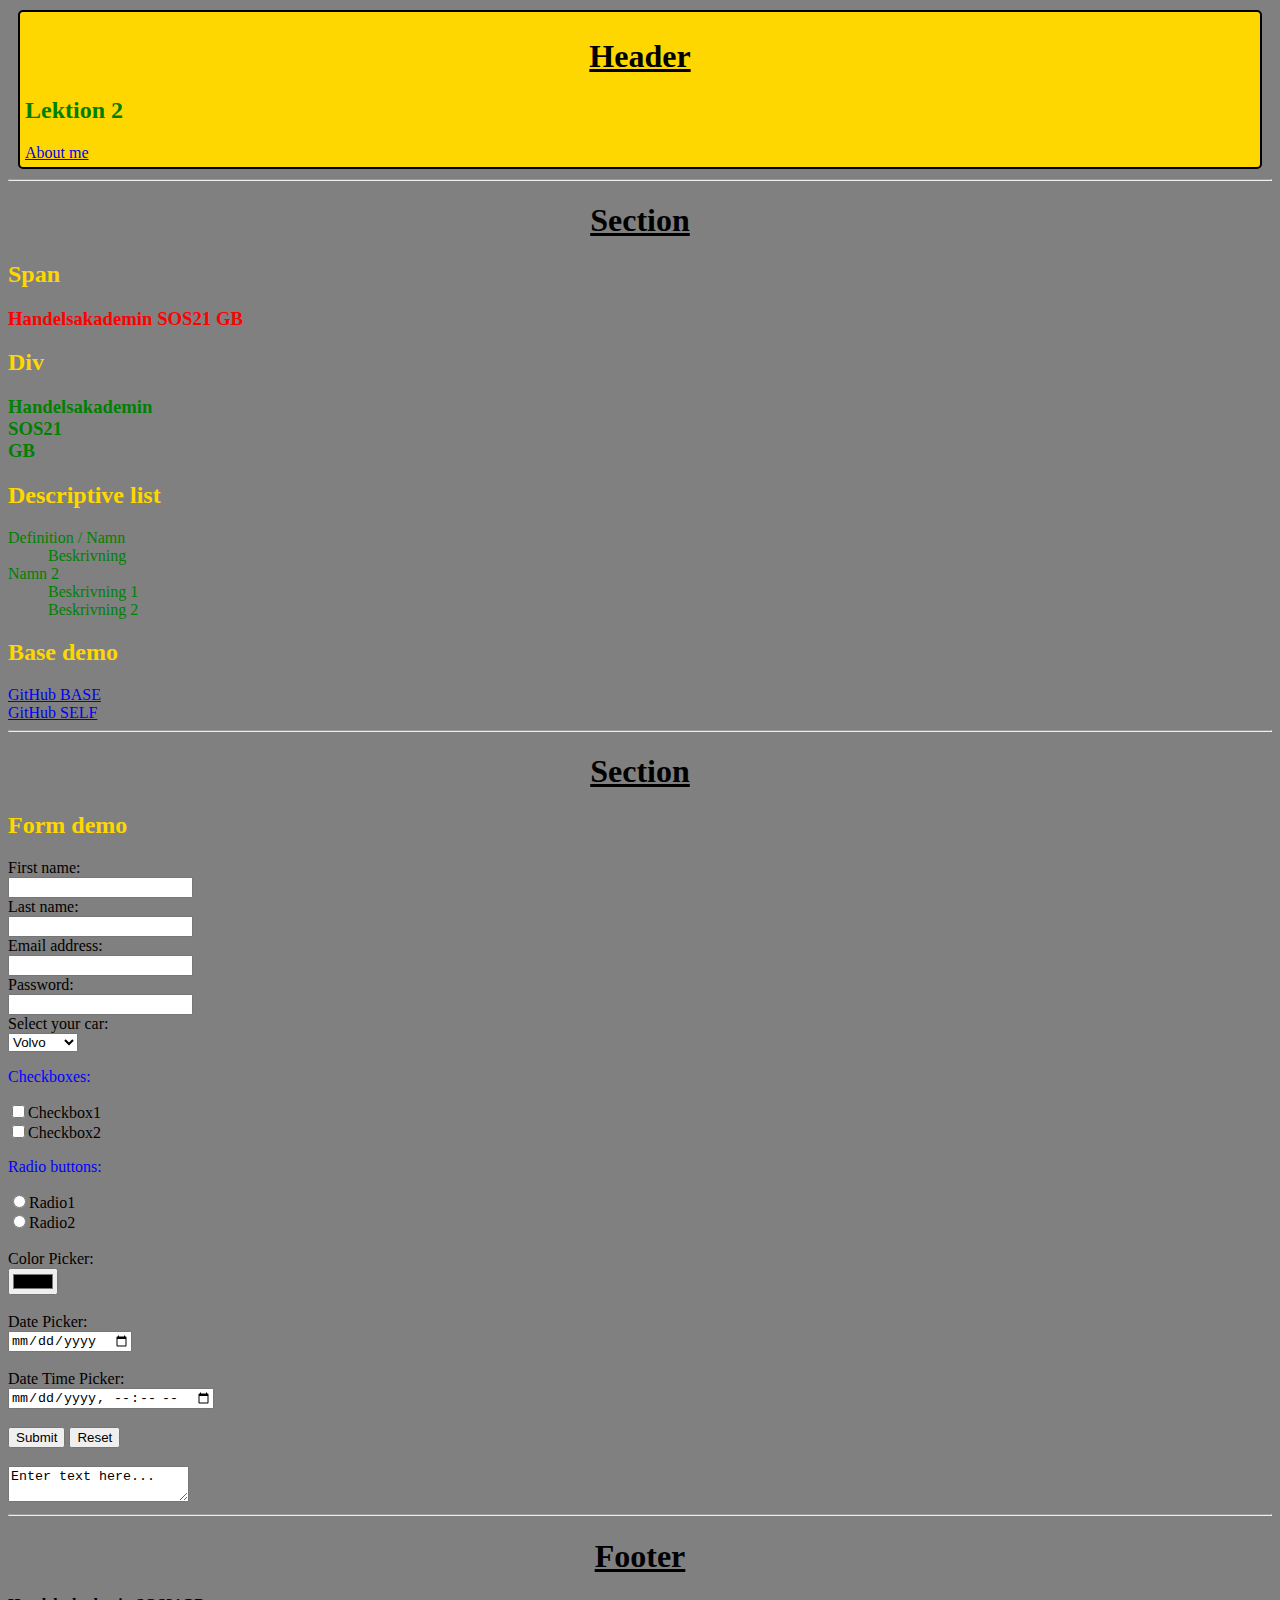
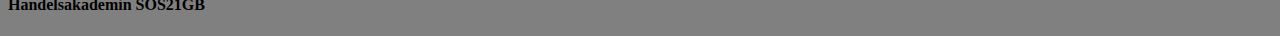
<file: Webbapplikationer/Lektion 2/index.html>
<!DOCTYPE html>
<html lang="en">
  <head>
    <!-- Titel på dokumentet - syns på fliken i webbläsaren. -->
    <title>Lektion 2</title>
    <!-- Länkar in en separat css-fil -->
    <link rel="stylesheet" type="text/css" href="./css/styles.css" />
    <!-- Alla länkar inleds med https://github.com/ -->
    <!-- <base href="https://github.com/" target="_blank" /> -->
  </head>
  <body>
    <!-- Header -->
    <header>
      <h1 id="description">Header</h1>
      <!-- h2 med formattering enligt mainHeader i CSS -->
      <h2 class="mainHeader">Lektion 2</h2>

      <!-- nav = navigationbar -->
      <nav>
        <!-- Länk till dokumentet about.html -->
        <a href="about.html">About me</a>
      </nav>
    </header>
    <hr />
    <!-- Sektion -->
    <section class="mainHeader">
      <h1 id="description">Section</h1>
      <h2>Span</h2>
      <h3 id="title">
        Handelsakademin
        <span>SOS21</span>
        GB
      </h3>
      <h2>Div</h2>
      <h3>
        Handelsakademin
        <div>SOS21</div>
        GB
      </h3>
      <!-- Beskrivande lista -->
      <h2>Descriptive list</h2>
      <dl>
        <dt>Definition / Namn</dt>
        <dd>Beskrivning</dd>
        <dt>Namn 2</dt>
        <dd>Beskrivning 1</dd>
        <dd>Beskrivning 2</dd>
      </dl>
      <h2>Base demo</h2>
      <a href="BubbaJJ/SOS21GB">GitHub BASE</a><br />
      <!-- Override base with href & target. -->
      <a href="http://github.com" target="_self">GitHub SELF</a>
    </section>
    <hr />

    <!-- Sektion -->
    <section>
      <h1 id="description">Section</h1>
      <h2>Form demo</h2>
      <!-- Formulär -->
      <form name="registration">
        <!-- Vanliga textrutor. -->
        <label for="firstName">First name:</label><br />
        <input type="text" name="firstName" /><br />
        <label for="lastName">Last name:</label><br />
        <input type="text" name="lastName" /><br />

        <!-- email validerar att adressen är i korrekt format. -->
        <label for="emailAddress">Email address:</label><br />
        <input type="email" name="emailAddress" /><br />

        <!-- password döljer tecken vid inmatning. -->
        <label for="password">Password:</label><br />
        <input type="password" name="password" /><br />

        <!-- select = dropdown lista. -->
        <label for="cars">Select your car:</label><br />
        <select name="cars">
          <!-- Gruppering av alternativen -->
          <optgroup label="Svenska bilar">
            <option value="Volvo">Volvo</option>
            <option value="Saab">Saab</option>
          </optgroup>
          <optgroup label="Övrigt">
            <option value="Ford">Ford</option>
          </optgroup>
        </select>

        <!-- Kryssrutor - Går att välja flera. -->
        <p>Checkboxes:</p>
        <input type="checkbox" name="checkbox1" />Checkbox1<br />
        <input type="checkbox" name="checkbox2" />Checkbox2

        <!-- Radioknappar - Går att välja en. -->
        <p>Radio buttons:</p>
        <input type="radio" name="radio" />Radio1<br />
        <input type="radio" name="radio" />Radio2<br />
        <br />

        <!-- Färgväljare. -->
        <label for="color">Color Picker:</label><br />
        <input type="color" name="color" /><br />
        <br />

        <!-- Datumväljare (endast datum). -->
        <label for="Date">Date Picker:</label><br />
        <input type="Date" name="date" /><br />
        <br />

        <!-- Datumväljare (datum och tid). -->
        <label for="datetime">Date Time Picker:</label><br />
        <input type="datetime-local" name="datetime" /><br />
        <br />

        <!-- Knapp för att skicka in datan från formuläret. -->
        <input type="submit" value="Submit" />

        <!-- Knapp för att nollställa datan i formuläret. -->
        <input type="reset" value="Reset" />
      </form>
      <br />
      <!-- textarea = större textruta. -->
      <textarea name="comment" form="registration">Enter text here...</textarea>
    </section>
    <hr />
    <!-- Footer -->
    <footer>
      <h1 id="description">Footer</h1>
      <h4>Handelsakademin SOS21GB</h4>
    </footer>
  </body>
</html>
</file>
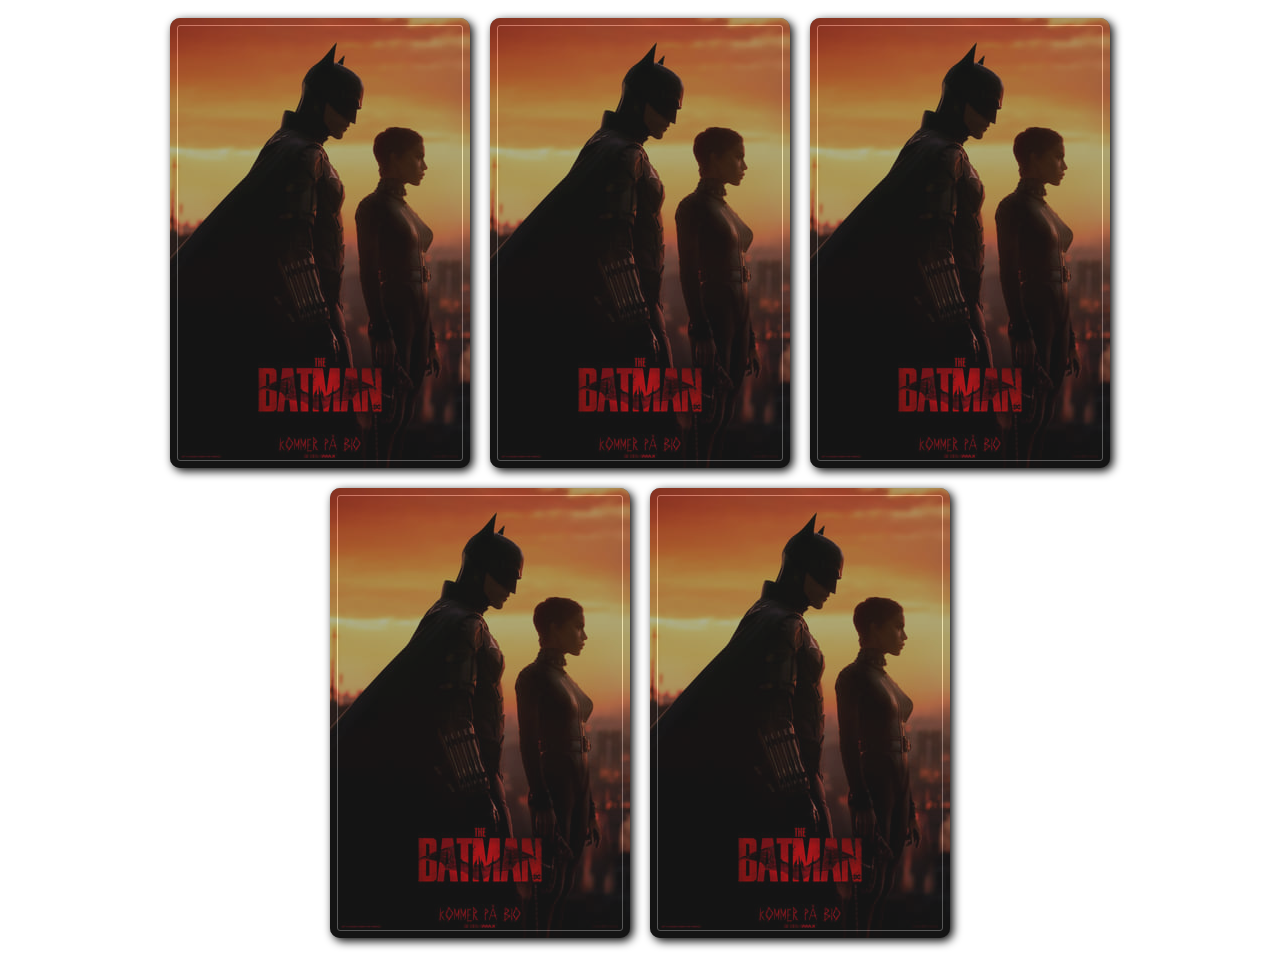
<file: Webbapplikationer/Lektion 3 plus/index.html>
<!DOCTYPE html>
<html>
  <head>
    <title>Lektion 3+</title>
    <link rel="stylesheet" type="text/css" href="./css/styling.css" />
    <meta name="viewport" content="width=device-width, initial-scale=1.0" />
  </head>
  <body>
    <div class="card-container">
      <div class="card">
        <img src="./img/Batman.jpg" alt="Batman" class="card-image" />
        <div class="card-info"><h3>BATMAN</h3></div>
      </div>
      <div class="card">
        <img src="./img/Batman.jpg" alt="Batman" class="card-image" />
        <div class="card-info"><h3>BATMAN</h3></div>
      </div>
      <div class="card">
        <img src="./img/Batman.jpg" alt="Batman" class="card-image" />
        <div class="card-info"><h3>BATMAN</h3></div>
      </div>
      <div class="card">
        <img src="./img/Batman.jpg" alt="Batman" class="card-image" />
        <div class="card-info"><h3>BATMAN</h3></div>
      </div>
      <div class="card">
        <img src="./img/Batman.jpg" alt="Batman" class="card-image" />
        <div class="card-info"><h3>BATMAN</h3></div>
      </div>
    </div>
  </body>
</html>
</file>
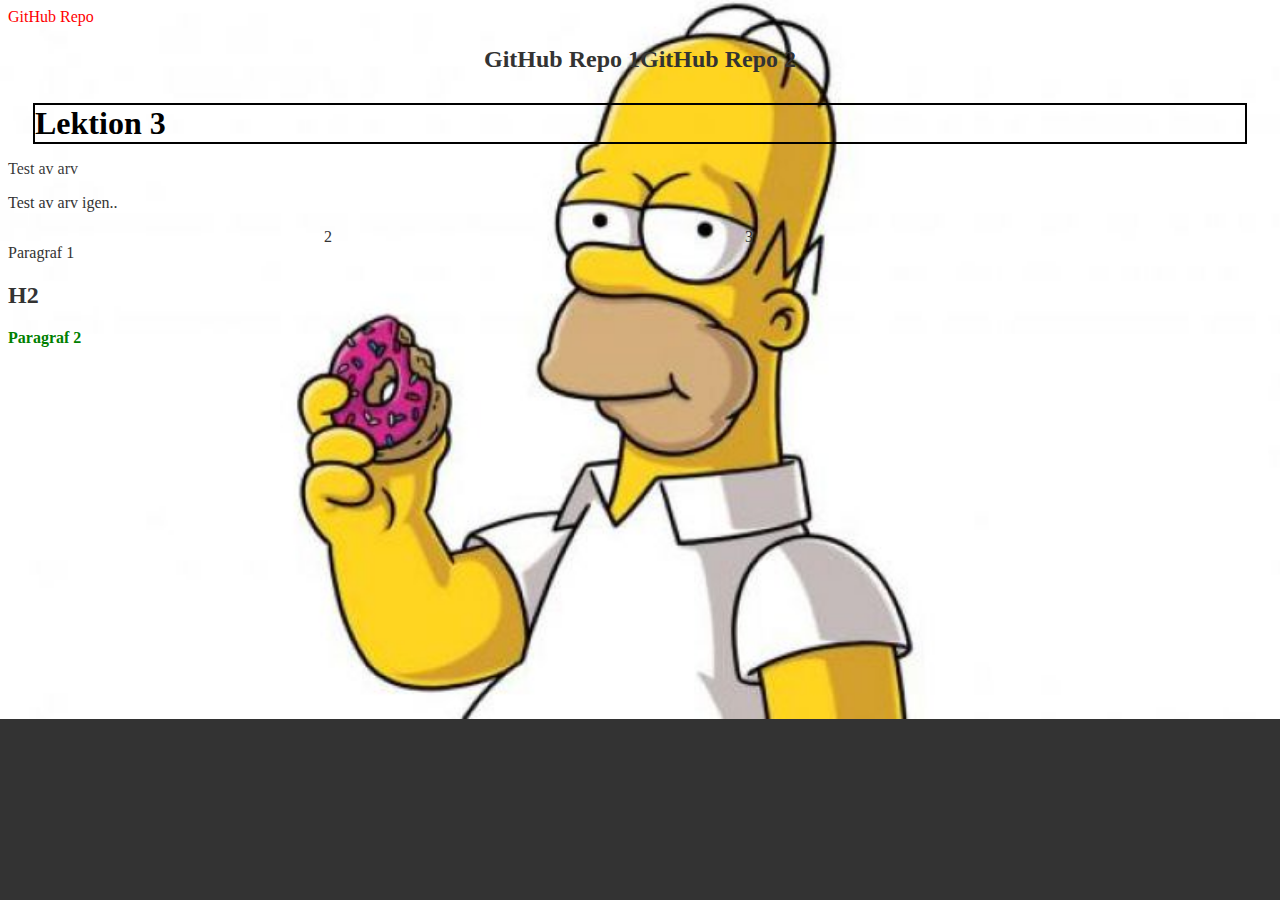
<file: Webbapplikationer/Lektion 3/index.html>
<!DOCTYPE html>
<html>
  <head>
    <link rel="stylesheet" type="text/css" href="./css/style.css" />
  </head>
  <body>
    <a href="http://github.com/BubbaJJ" target="_blank">GitHub Repo</a>
    <div class="container">
      <h2>GitHub Repo 1</h2>
      <h2>GitHub Repo 2</h2>
    </div>
    <div class="colorChange">
      <h1 class="title">Lektion 3</h1>
      <p>Test av arv</p>
    </div>
    <div>
      <p>Test av arv igen..</p>
    </div>
    <div class="column1">
      <div>
        <p>Paragraf 1</p>
        <h2>H2</h2>
        <p>Paragraf 2</p>
      </div>
    </div>
    <div class="columnBox">2</div>
    <div class="columnBox">3</div>

    <!-- div>div*2>p*3 -->
    <!-- <div>
      <div>
        <p></p>
        <p></p>
        <p></p>
      </div>
      <div>
        <p></p>
        <p></p>
        <p></p>
      </div>
    </div> -->

    <!-- div>div+p*3 -->
    <!-- <div>
      <div></div>
      <p></p>
      <p></p>
      <p></p>
    </div> -->
  </body>
</html>
</file>
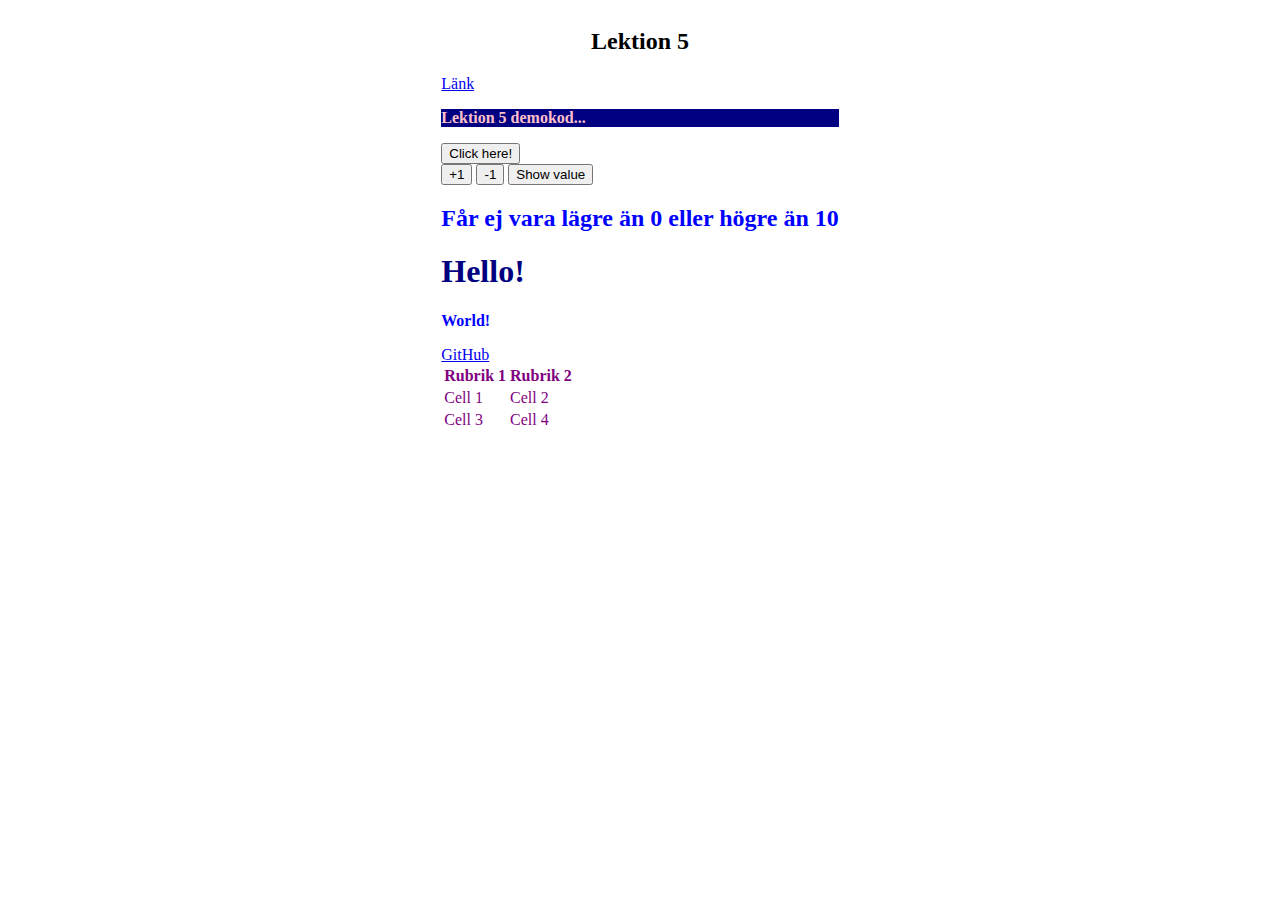
<file: Webbapplikationer/Lektion 5/index.html>
<!DOCTYPE html>
<html>
  <head>
    <title>Lektion 5</title>
    <link rel="stylesheet" href="./css/style.css" />
    <!-- <script>
        alert("Internal script loaded!");
    </script> -->
    <script
      src="https://code.jquery.com/jquery-3.6.0.js"
      integrity="sha256-H+K7U5CnXl1h5ywQfKtSj8PCmoN9aaq30gDh27Xc0jk="
      crossorigin="anonymous"
    ></script>
    <link
      href="https://cdn.jsdelivr.net/npm/bootstrap@5.1.3/dist/css/bootstrap.min.css"
      rel="stylesheet"
      integrity="sha384-1BmE4kWBq78iYhFldvKuhfTAU6auU8tT94WrHftjDbrCEXSU1oBoqyl2QvZ6jIW3"
      crossorigin="anonymous"
    />
  </head>
  <body>
    <header>
      <h2>Lektion 5</h2>
    </header>
    <main id="main">
      <div id="div-1">
        <a href="http://github.com">Länk</a>
        <p id="firstParagraph" class="newColor">Lektion 5 demokod...</p>
        <button id="alertBtn">Click here!</button>
        <div id="div-2">
          <button id="btnCountUp" onclick="countUp()">+1</button>
          <button onclick="countDown()">-1</button>
          <button name="showCountBtn" onclick="showCount()">Show value</button>
        </div>
        <h2 class="newColor">Får ej vara lägre än 0 eller högre än 10</h2>
        <div id="innerHTML"></div>
      </div>
      <table class="table table-hover">
        <tr>
          <th>Rubrik 1</th>
          <th>Rubrik 2</th>
        </tr>
        <tr>
          <td>Cell 1</td>
          <td>Cell 2</td>
        </tr>
        <tr>
          <td>Cell 3</td>
          <td>Cell 4</td>
        </tr>
      </table>
      <div class="container">
        <p class="light dark">Current theme</p>
      </div>
    </main>
    <script src="./js/script.js"></script>
  </body>
</html>
</file>
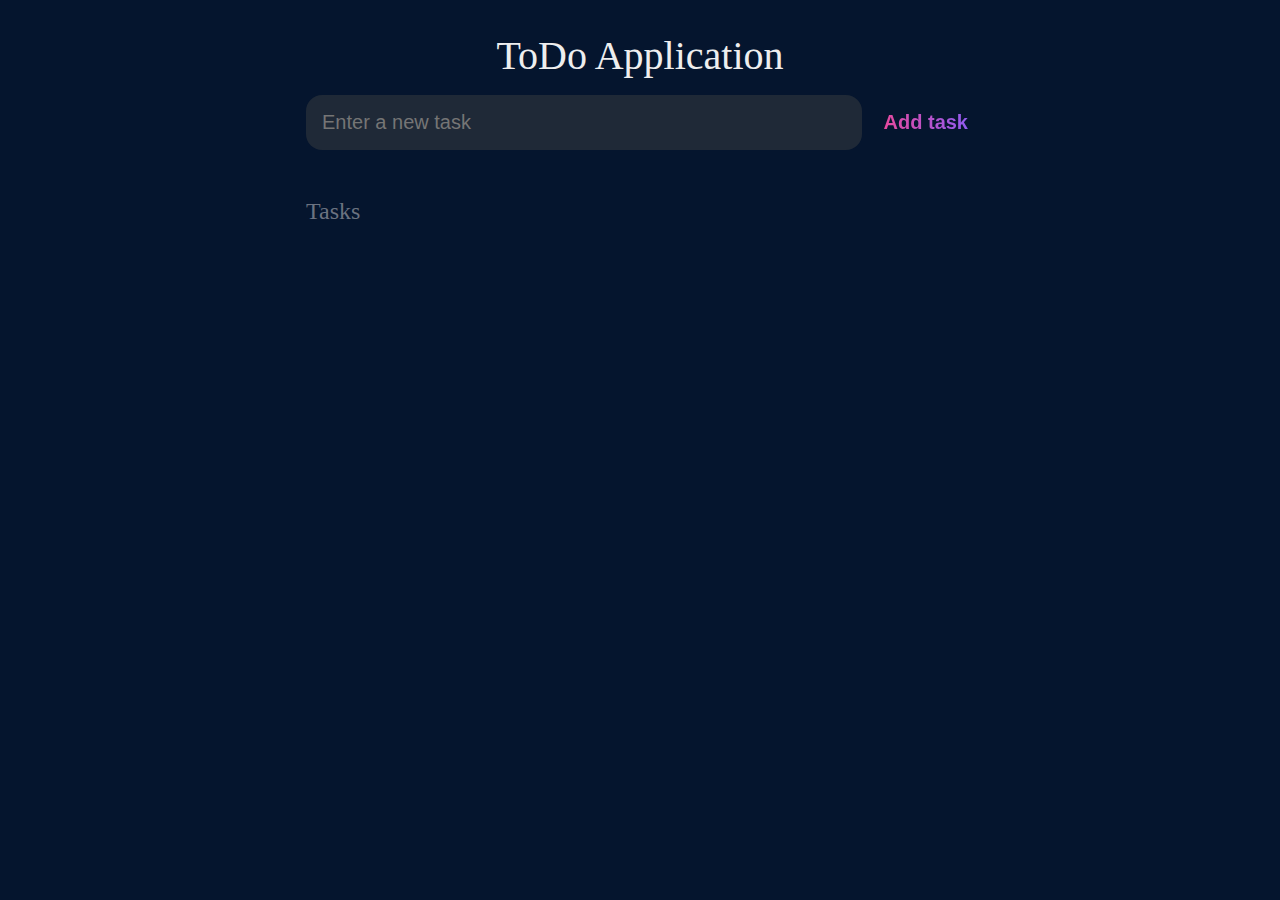
<file: Webbapplikationer/Lektion 7 - ToDoApp/index.html>
<!DOCTYPE html>
<html lang="en">
  <head>
    <meta charset="utf-8" />
    <meta name="viewport" content="width=device-width, initial-scale=1" />
    <meta http-equiv="X-UA-Compatible" content="IE=edge" />
    <title>ToDo App</title>
    <link rel="stylesheet" href="./css/style.css" />
  </head>
  <body>
    <header>
      <h1 class="header">ToDo Application</h1>
      <form id="new-task-form">
        <input type="text" id="new-task-input" placeholder="Enter a new task" />
        <input type="submit" id="new-task-submit" value="Add task" />
      </form>
    </header>
    <main>
      <section class="task-list">
        <h2>Tasks</h2>
        <div id="tasks"></div>
      </section>
    </main>
    <script src="./js/script.js"></script>
  </body>
</html>
</file>
<file: Webbapplikationer/Lektion 2/css/styles.css>
/* Formatterar alla h2 element */
h2 {
  /* Ändrar textfärg */
  color: gold;
}

/* Formatterar alla p element */
p {
  /* Ändrar textfärg */
  color: blue;
}

/* Formatterar alla element med id="title" */
#title{
  /* Ändrar textfärg */
  color: red;
}

/* Formatterar alla element med class="mainHeader" */
.mainHeader{
  /* Ändrar textfärg */
  color: green;
}

/* Formatterar allt inuti body. */
body{
  /* Ändrar bakgrundsfärg. */
  background-color: grey;
}

/* Formatterar för allt inuti header. */
header{
  /* Ändrar bakgrundsfärg. */
  background-color: gold;

  /* Ändrar margin för varje sida runt header */
  margin-top:20px;
  margin-right: 10px;
  margin-bottom: 20px;
  margin-left: 10px;

  /* Ändrar margin runt header (top = 20px, right = 10px, bottom = 20px, left = 10px) */
  margin: 20px 10px 20px 10px;

  /* Ändrar margin runt header (top/bottom = 50px, right/left = 50px) */
  margin: 50px 10px; 

  /* Ändrar margin runt header (top = 10px, right = 10px, bottom = 10px, left = 10px) */
  margin: 10px;

  /* Skapar en ram(border) runt header width=2px, type=solid, color=black */
  border: 2px solid black;

  /* Rundar hörnen på ramen(border) */
  border-radius: 5px;

  /* Ändrar padding runt innehållet i header till 5px. */
  padding: 5px;
}

/* Formattering för när man håller pekaren över ett a element */
a:hover{
  /* Ändrar textfärg */
  color:magenta;
  
  /* Ändrar muspekaren */
  cursor:wait;
}

#description{
  /* Ändrar teckenstorlek */
  font-size:32px;
  /* Ändrar textfärg */
  color:black;
  /* Centrerar texten */
  text-align: center;
  /* Gör texten understruken */
  text-decoration: underline;
}
</file>
<file: Webbapplikationer/Lektion 3 plus/css/styling.css>
.container{
    display: grid;
    grid-template-columns: 20% repeat(5, 1fr);
    grid-template-rows: auto;
    grid-gap: 10px;
}

.div1{
    grid-column: 1/3;
    grid-row: 1/5;
    width: 300px;
    height: 200px;
    border: 2px solid blue;
    box-sizing: border-box;
}

.div2{
    grid-column: 2/5;
    grid-row: 2/5;
    width: 500px;
    height: 200px;
    border: 2px solid red;
    box-sizing: border-box;
}

.card-container{
    display: flex;
    place-content: center;
    flex-wrap: wrap;
}

.card{
    width:300px;
    height:450px;
    border-radius: 10px;
    position: relative;
    outline: 1px solid rgb(255,255,255, 0.8);
    outline-offset: -8px;
    box-shadow: 3px 3px 10px black;
    overflow: hidden;
    background-color: #333;
    margin: 10px;
    aspect-ratio: 2/3;
}

.card-image{
    position: absolute;
    width: 100%;
    height: 100%;
    object-fit: cover;
    opacity: 0.6;
}

.card:hover .card-image{
    transform: scale(1.2);
    transform: translateY(-20%);
    transition: transform 1s;
    filter: blur(2px);
}

.card-info{
    position: absolute;
    bottom: 0;
    width: 100%;
    height:20%;
    background-color: rgba(0,0,0,0.5);
    color: white;
    font-size: 1.5rem;
    text-shadow: 0 0 1px rgba(0,0,0,0.5);
    opacity: 0;
    text-align: center;
    transform:translateY(100%);
}

.card:hover .card-info{
    opacity: 1;
    transition: all 1s;
    transform: translateY(0%);
}


@media screen and (max-width: 320px){
    .card{
        width: 120px;
        height: auto;
        aspect-ratio: 2/3;
    }
}


@media screen and (max-width: 768px) and (min-width: 321px){
    .card{
        width: 200px;
        height: auto;
        aspect-ratio: 2/3;
    }
}
</file>
<file: Webbapplikationer/Lektion 3/css/style.css>
:root{
    --clr-primary: red;
}

/* Alla element */
h1{
    color: red;
}

/* Alla med samma id */
#title{
    color:blue;
}

/* Alla med samma klassnamn */
.title{
    color:black;
    border: 2px solid black;
    margin-top: 10px;
    margin-right: 25px;
    margin-bottom: 10px;
    margin-left: 25px;

    /* margin: 10px, 25px, 10px, 25px; */

    /* margin: 10px, 25px; */

    /* margin: 10px; */
}

.colorChange{
    color:rgba(0,0,0,0.8);
}

body{
    color: #333;
    /* background-color: #333;
    background-image: url('../img/homer.jpg');
    background-repeat: no-repeat;
    background-position: top left;
    background-size: cover; */

    background: #333 url('../img/homer.jpg') no-repeat top left/cover;
}

a{
    color: black;
    text-decoration: none;
}

a:hover{
    color:gold;
    font-weight: bold;
    font-size: 24px;
    opacity: 0.5;
    transition: all 1s ease-in-out;
}

a, a:active{
    color: red;
}

.columnBox{
    float: left;
    width: 33.3%;
    box-sizing: border-box;
}

.column1{
    float: left;
    width: 25%;
    box-sizing: border-box;
}

/* li:first-child{
    color: yellow;
}

li:last-child{
    color: pink;
}

li:only-child{
    color:red;
    font-weight: bold;
} */

p:nth-of-type(2){
    color: green;
}

ol>li:first-child{
    color: yellow;
    font-weight: bold;
}

div> h2 + p{
    color: red;
    font-weight: bold;
}

@media screen and (max-width: 800px) and (min-width: 600px){
    .columnBox{
        width: 50%;
    }
}

@media screen and (max-width: 600px){
    .title{
        color: red;
    }
    .columnBox{
        width: 100%;
    }
}

.container{
    display: flex;
    flex-wrap: wrap;
    flex-direction: row;
    justify-content: center;
}
</file>
<file: Webbapplikationer/Lektion 5/css/style.css>
body{
    display: flex;
    flex-direction: column;
    align-items: center;
}

.newColor{
    color:blue;
    font-weight: bold;
}

#innerHTML{
    color: navy;
}

.btn{
    color: pink;
    background-color: navy;
}

main{
    color: purple;
}


.light{
    color:black;
}
.dark{
    color:white;
}
</file>
<file: Webbapplikationer/Lektion 7 - ToDoApp/css/style.css>
:root {
    --dark: #05152E;
    --darker: #1F2937;
    --darkest: #001E3C;
    --grey: #6B7280;
    --pink: #EC4899;
    --purple: #8B5CF6;
    --light: #EEE;
}

* {
    margin: 0;
    box-sizing: border-box;
}

body {
    display: flex;
    flex-direction: column;
    background-color: var(--dark);
}

header {
  padding: 2rem 1rem;  
  max-width: 700px;
  width: 100%;
  margin: 0 auto;
}

header h1{
    font-size: 2.5rem;
    font-weight: 300;
    color: var(--light);
    margin-bottom: 1rem;
}

h1{
    text-align: center; 
}

#new-task-form{
    display: flex;
}

input, button{
    border: none;
    background:none;
}

#new-task-input{
    flex: 1 1 0%;
    background-color: var(--darker);
    padding: 1rem;
    border-radius: 1rem;
    margin-right: 1rem;
    color: var(--light);
    font-size:1.25rem;
}

#new-task-submit{
    color: transparent !important;
    font-size: 1.25rem;
    font-weight:700;
    cursor: pointer;
    background-image: linear-gradient(to right, var(--pink), var(--purple));
    -webkit-background-clip: text;
    transition: 0.4s ease-in-out;
}

#new-task-submit:hover {
    opacity: 0.6;
}

#new-task-submit:active {
    opacity: 0.3;
}

main{
    flex: 1 1 0%;
    max-width: 700px;
    width: 100%;
    margin: 0 auto;
}

.task-list{
    padding: 1rem;
}

.task-list h2 {
    font-size: 1.5rem;
    font-weight: 300;
    color: var(--grey);
    margin-bottom:  1rem;
}

#tasks .task{
    display: flex;
    justify-content: space-between;
    background-color: var(--darkest);
    padding: 1rem;
    border-radius: 1rem;
    margin-bottom: 1rem;
}

.task .content{
    flex: 1 1 0%;
}

.task .content .text{
    color: var(--light);
    font-size: 1.15rem;
    width: 100%;
    display:block;
    transition: 0.4s;
}

.task .actions{
    display: flex;
    margin: 0 -0.5rem;
}

.task .actions button{
    font-size: 1.15rem;
    font-weight:700;
    cursor: pointer;
    margin: 0 0.5rem;
    text-transform: uppercase;
    transition: 0.4s;
}

.task .actions button:hover{
    opacity: 0.6;
}

.task .actions button:active{
    opacity: 0.3;
}

.task .actions .delete{
    color: maroon;
}

.no-tasks-found{
    text-align: center;
}
</file>
